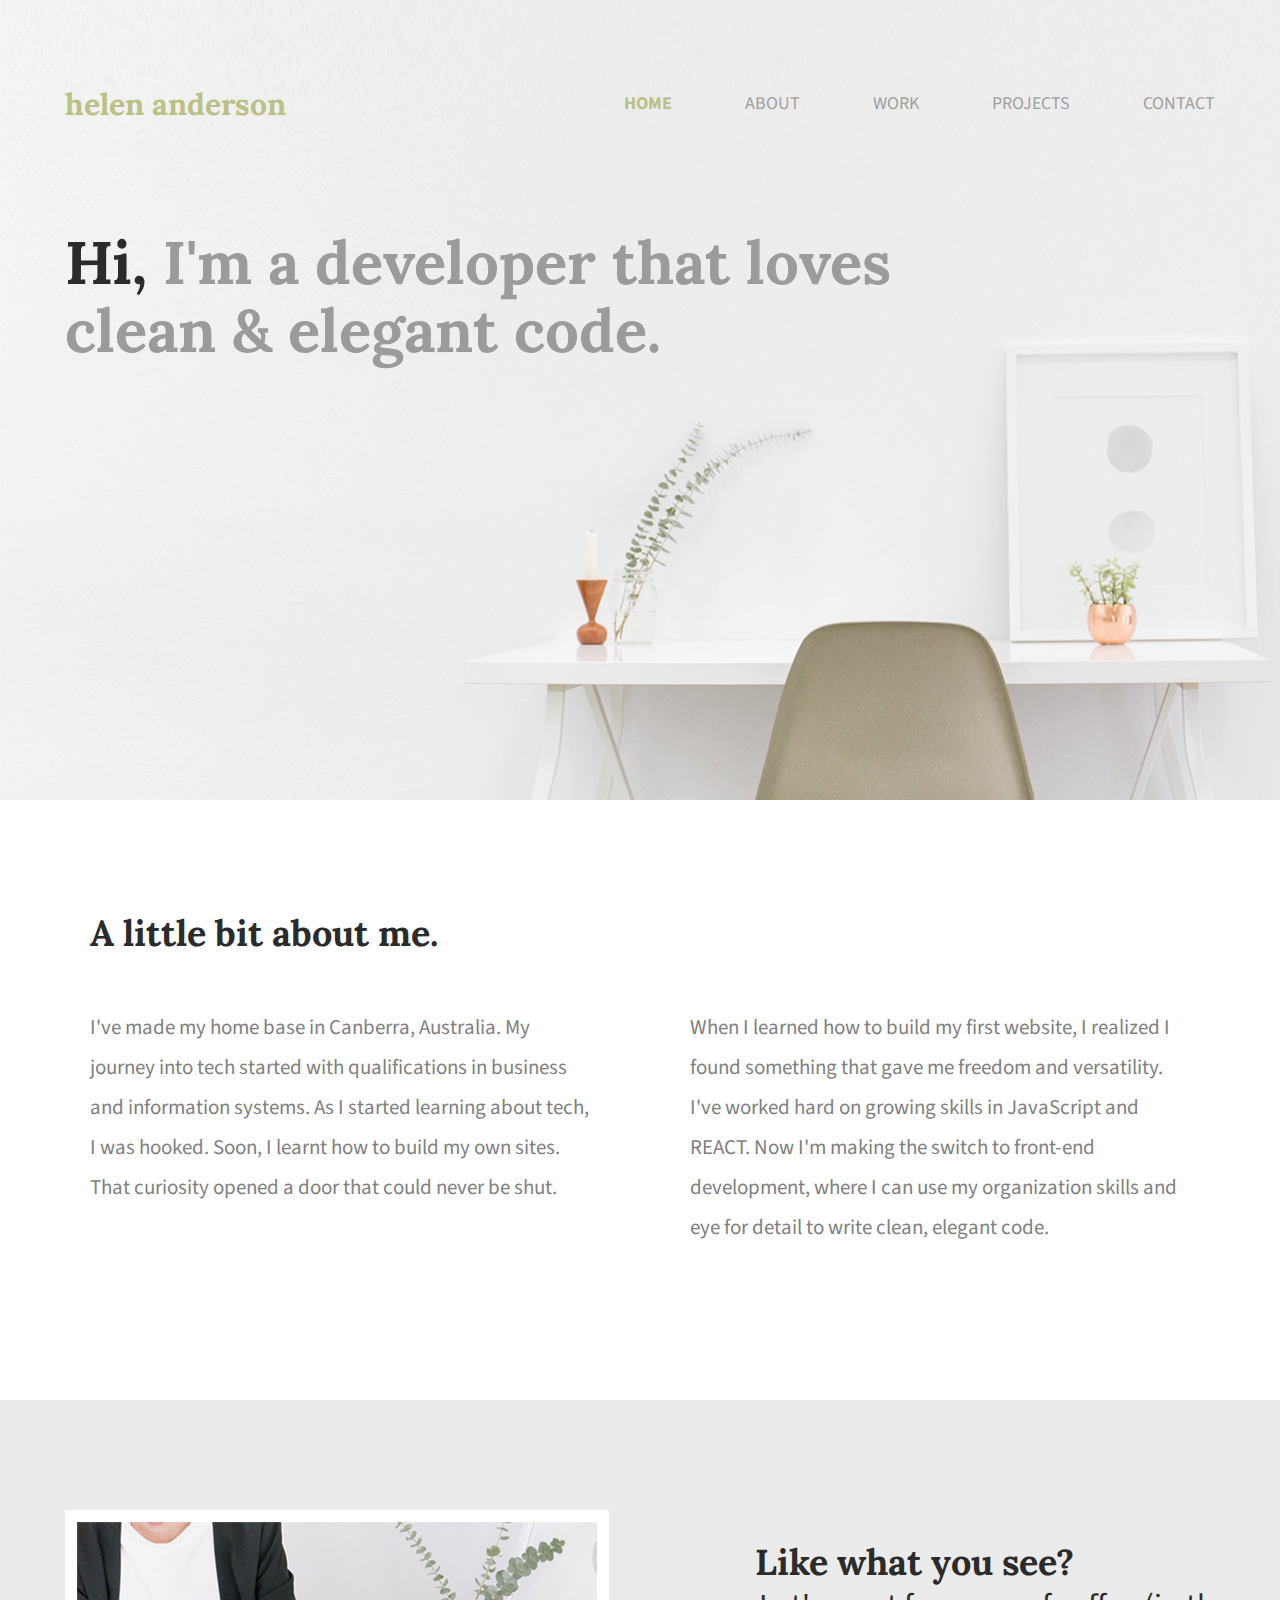
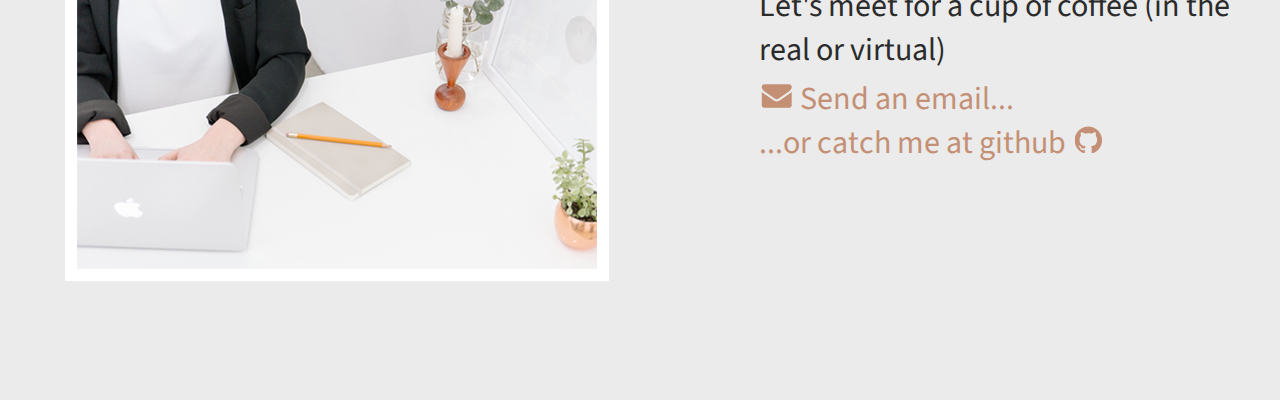
<file: index.html>
<!doctype html>
<html lang="en">
    
<head>
        <meta charset="utf-8">
        <title>helen anderson | Portfolio</title>
        <link rel="stylesheet" href="css/normalize.css">
        <link rel="stylesheet" href="css/main.css">
        <link href='https://fonts.googleapis.com/css?family=Lora:400,700' rel='stylesheet' type='text/css'>
        <link href='https://fonts.googleapis.com/css?family=Source+Sans+Pro:400,700' rel='stylesheet' type='text/css'>
    </head>
    <body>
<!--HEADER-->
        <header id="home">
            <div class="full-width">
                <div class="third-width">
                    <h1>helen anderson</h1>
                </div>
                <div class="two-thirds-width">
<!--NAVIGATION-->
                    <nav>
                        <ul>
                          <li><a class="current" href="index.html">Home</a></li>
                          <li><a href="#about">About</a></li>
                          <li><a href="work/index.html">Work</a></li>
                          <li><a href="projects/index.html">Projects</a></li>
                          <li><a href="#contact">Contact</a></li>
                        </ul>
                    </nav>
                </div>
                <h2><span>Hi,</span> I'm a developer that loves clean &amp; elegant code.</h2>
            </div>
        </header>
<!--ABOUT-->
        <main>
            <section id="about">
                <div class="full-width">
                    <h2>A little bit about me.</h2>
                    <div class="half-width">
                        <p>I've made my home base in Canberra, Australia. My journey into tech started with qualifications in business and information systems. As I started learning about tech, I was hooked. Soon, I learnt how to build my own sites. That curiosity opened a door that could never be shut. </p>
                    </div>
                    <div class="half-width">
                        <p>When I learned how to build my first website, I realized I found something that gave me freedom and versatility. I've worked hard on growing skills in JavaScript and REACT. Now I'm making the switch to front-end development, where I can use my organization skills and eye for detail to write clean, elegant code.</p>
                    </div>
                </div>
            </section>
<!--FOOTER-->
            <footer id="contact">
                <div class="full-width">
                    <div class="half-width">
                        <img src="img/contact.png" id="contact-img" alt="my contact image" />
                    </div>
            <!--CONTACT-->
                    <div class="half-width" id="contact-info">
                        <h2>Like what you see?</h2>
                        <h3 class="email-header">Let's meet for a cup of coffee (in the real or virtual)</h3>
                        <a class="email-header" href="mailto:helen.g.anderson@me.com" target="_blank"><img src="img/icon-envelope.png" id="envelope" alt="envelope icon" /> Send an email...</a>
                        <br>
                        <a class="email-header" href="https://github.com/grace-anderson" target="_blank"> ...or catch me at github <img src="img/icon-github.png" id="github" alt="github icon" /></a>
                    </div>
                </div>
            </footer>
        </main>
    </body>

</html>
</file>
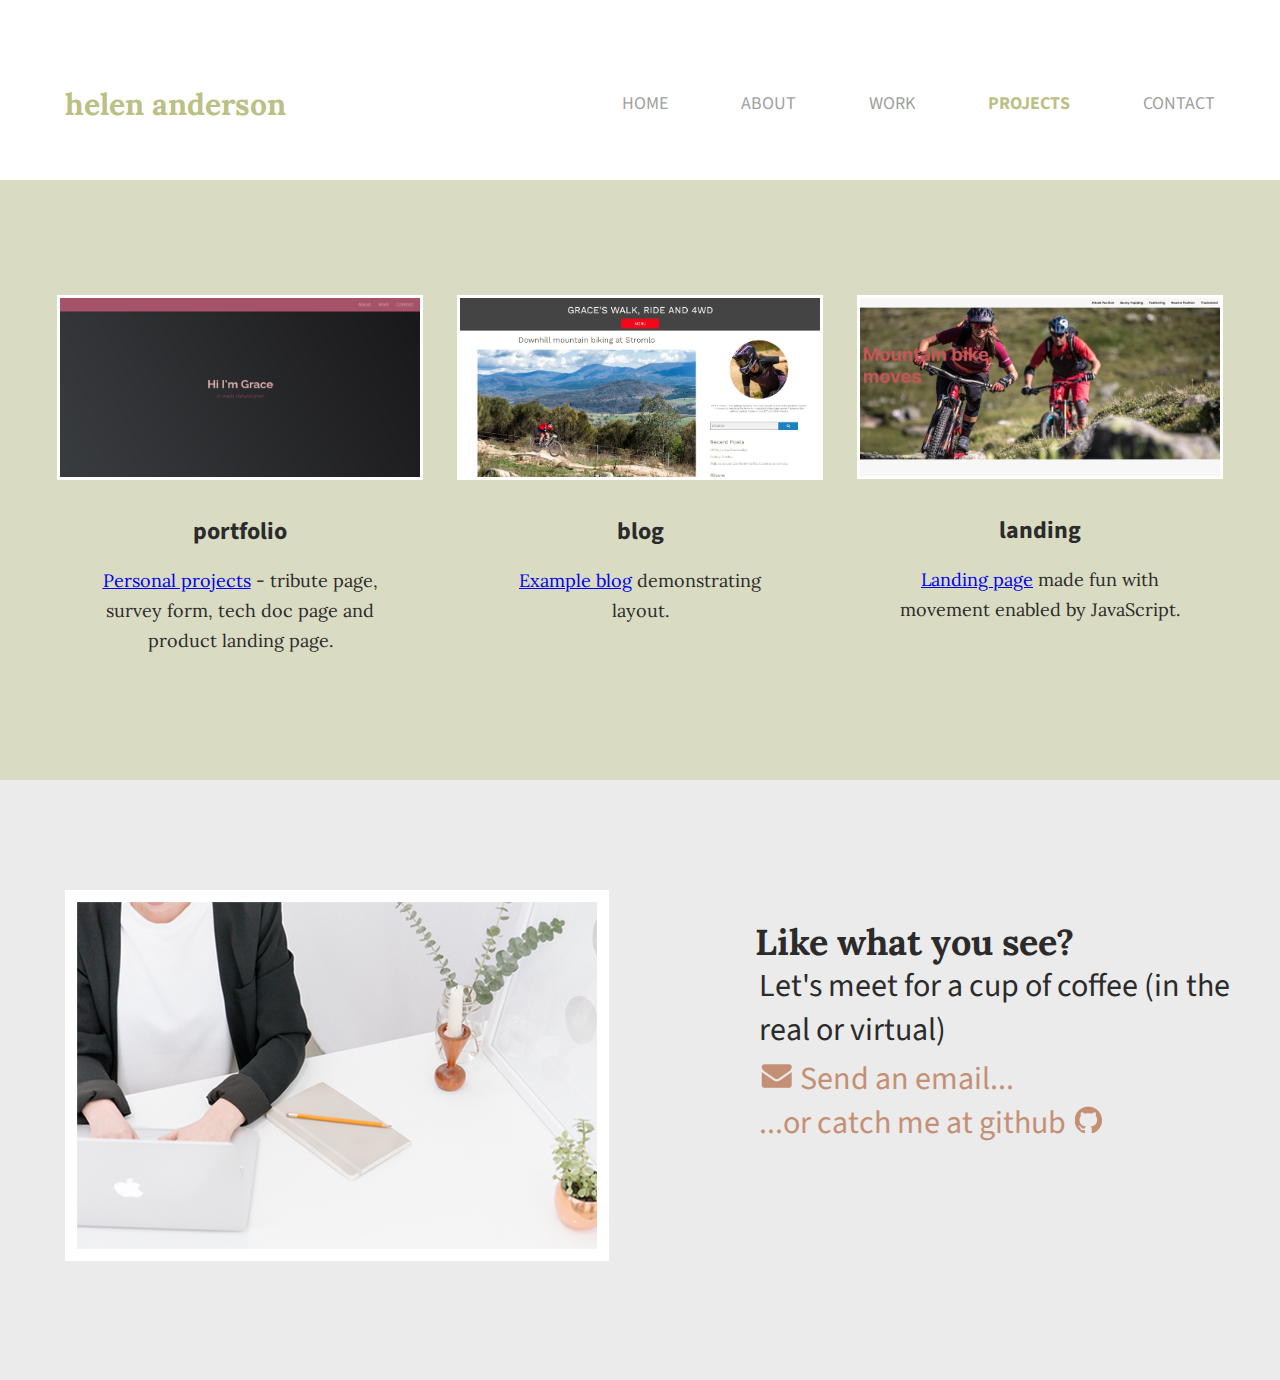
<file: projects/index.html>
<!doctype html>
<html lang="en">

<head>
    <meta charset="utf-8">
    <title>helen anderson | Projects</title>
    <link rel="stylesheet" href="../css/normalize.css">
    <link rel="stylesheet" href="../css/main.css">
    <link href='https://fonts.googleapis.com/css?family=Lora:400,700' rel='stylesheet' type='text/css'>
    <link href='https://fonts.googleapis.com/css?family=Source+Sans+Pro:400,700' rel='stylesheet' type='text/css'>
</head>

<body>
    <!--HEADER-->
    <header id="work-home">
        <div class="full-width">
            <div class="third-width">
                <h1>helen anderson</h1>
            </div>
            <div class="two-thirds-width">
                <!--NAVIGATION-->
                <nav>
                    <ul>
                        <li><a href="../index.html">Home</a></li>
                        <li><a href="../index.html#about">About</a></li>
                        <li><a href="../work/index.html">Work</a></li>
                        <li><a class="current" href="index.html">Projects</a></li>
                        <li><a href="#contact">Contact</a></li>
                    </ul>
                </nav>
            </div>
        </div>
    </header>
    <!--WORK-->
    <section id="work">
        <div class="full-width">
            <div class="third-width">
                <a href="https://grace-anderson.github.io/personal-portfolio/" target="_blank">
                <img class="project-imgs" src="../img/portfolio.png" alt="portfolio home page image" />
                </a>
                <h3>portfolio</h3>
                <p><a href="https://grace-anderson.github.io/personal-portfolio/" target="_blank">Personal projects</a> - tribute page, survey form, tech doc page and product landing page.</p>
            </div>
            <div class="third-width">
                <a href="https://grace-anderson.github.io/Walk-Ride-4WD-personal-blog/" target="_blank">
                <img class="project-imgs" src="../img/blog.png" alt="blog page image" />
                </a>
                <h3>blog</h3>
                <p><a href="https://grace-anderson.github.io/Walk-Ride-4WD-personal-blog/" target="_blank">Example blog</a> demonstrating layout.</p>
            </div>
            <div class="third-width">
                <a href="https://grace-anderson.github.io/landing-page/" target="_blank">
                <img class="project-imgs" src="../img/landing.png" alt="landing page image" />
                </a>
                <h3>landing</h3>
                <p><a href="https://grace-anderson.github.io/landing-page/" target="_blank">Landing page</a> made fun with movement enabled by JavaScript.</p>
            </div>
        </div>
    </section>
    <!--FOOTER-->
    <footer id="contact">
        <div class="full-width">
            <div class="half-width">
                <img src="../img/contact.png" id="contact-img" alt="my contact image" />
            </div>
            <!--CONTACT-->
            <div class="half-width" id="contact-info">
                <h2>Like what you see?</h2>
                <h3 class="email-header">Let's meet for a cup of coffee (in the real or virtual)</h3>
                <a class="email-header" href="mailto:helen.g.anderson@me.com" target="_blank"><img
                        src="../img/icon-envelope.png" id="envelope" alt="envelope icon" /> Send an email...</a>
                <br>
                <a class="email-header" href="https://github.com/grace-anderson" target="_blank"> ...or catch me at
                    github <img src="../img/icon-github.png" id="github" alt="github icon" /></a>
            </div>
        </div>
    </footer>
    </main>
</body>

<!-- Mirrored from www.helenganderson.com/helen-design/work/index.html by HTTrack Website Copier/3.x [XR&CO'2014], Mon, 21 Sep 2020 10:56:22 GMT -->

</html>
</file>
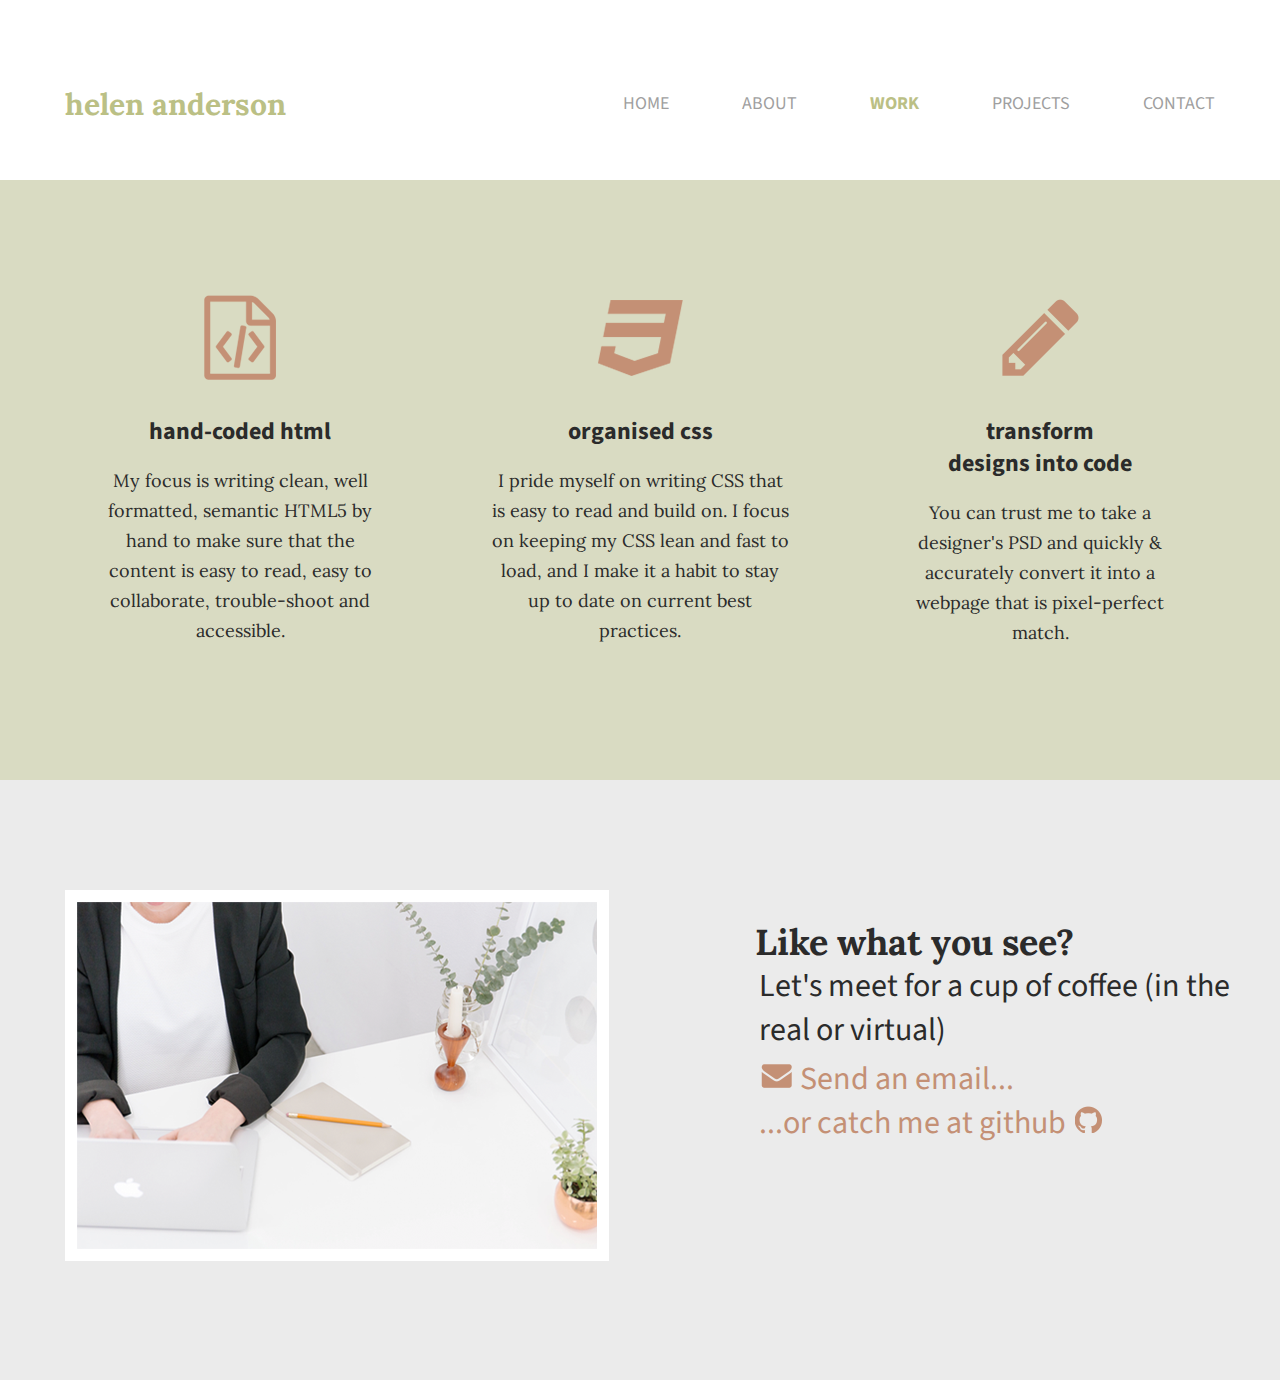
<file: work/index.html>
<!doctype html>
<html lang="en">

<head>
    <meta charset="utf-8">
    <title>helen anderson | Work</title>
    <link rel="stylesheet" href="../css/normalize.css">
    <link rel="stylesheet" href="../css/main.css">
    <link href='https://fonts.googleapis.com/css?family=Lora:400,700' rel='stylesheet' type='text/css'>
    <link href='https://fonts.googleapis.com/css?family=Source+Sans+Pro:400,700' rel='stylesheet' type='text/css'>
</head>

<body>
    <!--HEADER-->
    <header id="work-home">
        <div class="full-width">
            <div class="third-width">
                <h1>helen anderson</h1>
            </div>
            <div class="two-thirds-width">
                <!--NAVIGATION-->
                <nav>
                    <ul>
                        <li><a href="../index.html">Home</a></li>
                        <li><a href="../index.html#about">About</a></li>
                        <li><a class="current" href="index.html">Work</a></li>
                        <li><a href="../projects/index.html">Projects</a></li>
                        <li><a href="#contact">Contact</a></li>
                    </ul>
                </nav>
            </div>
        </div>
    </header>
    <!--WORK-->
    <section id="work">
        <div class="full-width">
            <div class="third-width">
                <img src="../img/icon-html.png" alt="HTML icon" />
                <h3>hand-coded html</h3>
                <p>My focus is writing clean, well formatted, semantic HTML5 by hand to make sure that the content is
                    easy to read, easy to collaborate, trouble-shoot and accessible.</p>
            </div>
            <div class="third-width">
                <img src="../img/icon-css.png" alt="CSS icon" />
                <h3>organised css</h3>
                <p>I pride myself on writing CSS that is easy to read and build on. I focus on keeping my CSS lean and
                    fast to load, and I make it a habit to stay up to date on current best practices.</p>
            </div>
            <div class="third-width">
                <img src="../img/icon-pencil.png" alt="Pencil icon" />
                <h3>transform designs into code</h3>
                <p>You can trust me to take a designer's PSD and quickly &amp; accurately convert it into a webpage that
                    is pixel-perfect match.</p>
            </div>
        </div>
    </section>
    <!--FOOTER-->
    <footer id="contact">
        <div class="full-width">
            <div class="half-width">
                <img src="../img/contact.png" id="contact-img" alt="my contact image" />
            </div>
            <!--CONTACT-->
            <div class="half-width" id="contact-info">
                <h2>Like what you see?</h2>
                <h3 class="email-header">Let's meet for a cup of coffee (in the real or virtual)</h3>
                <a class="email-header" href="mailto:helen.g.anderson@me.com" target="_blank"><img
                        src="../img/icon-envelope.png" id="envelope" alt="envelope icon" /> Send an email...</a>
                <br>
                <a class="email-header" href="https://github.com/grace-anderson" target="_blank"> ...or catch me at
                    github <img src="../img/icon-github.png" id="github" alt="github icon" /></a>
            </div>
        </div>
    </footer>
    </main>
</body>

<!-- Mirrored from www.helenganderson.com/helen-design/work/index.html by HTTrack Website Copier/3.x [XR&CO'2014], Mon, 21 Sep 2020 10:56:22 GMT -->

</html>
</file>
<file: css/main.css>
/****** BASE STYLES ******/

body {
    color: #2b2b2b;
    font-family: 'Source Sans Pro', sans-serif;
}

#about, #work, #contact {
    height: 600px;
}

/****** GRID ******/

.full-width {
    margin: 0 auto;
    width: 1200px;
}
.half-width {
    float: left;
    width: 600px;
}
.third-width {
    float: left;
    width: 400px;
}

.two-thirds-width {
    float: left;
    width: 800px;
}

/****** HEADER ******/
#home{
    background: url('../img/hero.png');
    background-size: cover;
    height: 800px;
}

#work-home {
  background-size: cover;
  height: 180px;
}

header h1 {
  color: #bbc085;
  font-family: 'Lora', serif;
  font-size: 30px;
  padding: 65px 0 65px 25px;
}

header h2 {
  clear: both;
  color: #9b9b9b;
  font-family: 'Lora', serif;
  font-size: 60px;
  line-height: 68px;
  padding: 20px 0 20px 25px;
  width: 970px;
}

header h2 span {
  color: #2b2b2b;
}

nav {
  float: right;
  padding: 75px 25px;
}

nav ul li {
  display: inline-block;
}

nav ul li a {
  color: #9f9f9f;
  font-size: 18px;
  padding-left: 70px;
  text-decoration: none;
  text-transform: uppercase;
}

nav .current {
    color: #bbc085;
    font-weight: bold;
}

/****** ABOUT ******/

#about .full-width {
    padding: 80px 0;
}



#about h2 {
    font-family: 'Lora', serif;
    font-size: 36px;
    padding-left: 50px;
}
#about p {
    color: #7f7f7f;
    font-size: 21px;
    line-height: 40px;
    padding-left: 50px;
    padding-right: 50px;
}

/****** WORK ******/

#work {
    background-color: #d9dbc2;
    text-align: center;
}

#work .full-width {
    padding: 115px 0;
}

/* #work img {
    padding-bottom: 30px;
} */

#work h3 {
    font-size: 24px;
    line-height: 32px;
    margin: 0 auto;
    width: 190px;
    padding-top: 30px;
}

#work p {
    font-family: 'Lora', serif;
    font-size: 18px;
    line-height: 30px;
    padding: 0 50px;
}

/****** WORK ******/

.project-imgs {
    height: 90%;
    width: 90%;
    border:solid #ffffff;
}

/****** CONTACT ******/

#contact {
    background-color: #ebebeb;
}
#contact .full-width {
    padding: 110px 0;
}
#contact img#contact-img {
    border: 12px solid #ffffff;
    margin-left: 25px;
}
#contact h2, #contact #email-header, #contact #socialmedia-header, #contact ul {
    padding-left: 115px;
}
#contact #envelope #github {
    /* padding: 0 10px 0 500px; */
    margin: -30px 0 5px 0;
}
#contact h2 {
    font-family: 'Lora', serif;
    font-size: 36px;
    line-height: 44px;
}
#contact .email-header{
    font-size: 32px;
    font-weight: 400;
    line-height: 44px;
    margin: -30px 0 5px 119px;
}
#contact #socialmedia-header {
    font-weight: bold;
    font-size: 29px;
    line-height: 44px;
    margin: 40px 0 0 0;
}
#contact a {
    color: #c49075;
    font-size: 28px;
    font-weight: bold;
    text-decoration: none;
}
#contact ul {
    list-style: none;
}
#contact ul li {
     display: inline-block;
}
#contact ul img {
    font-size: 32px;
    padding-right: 48px;
}
</file>
